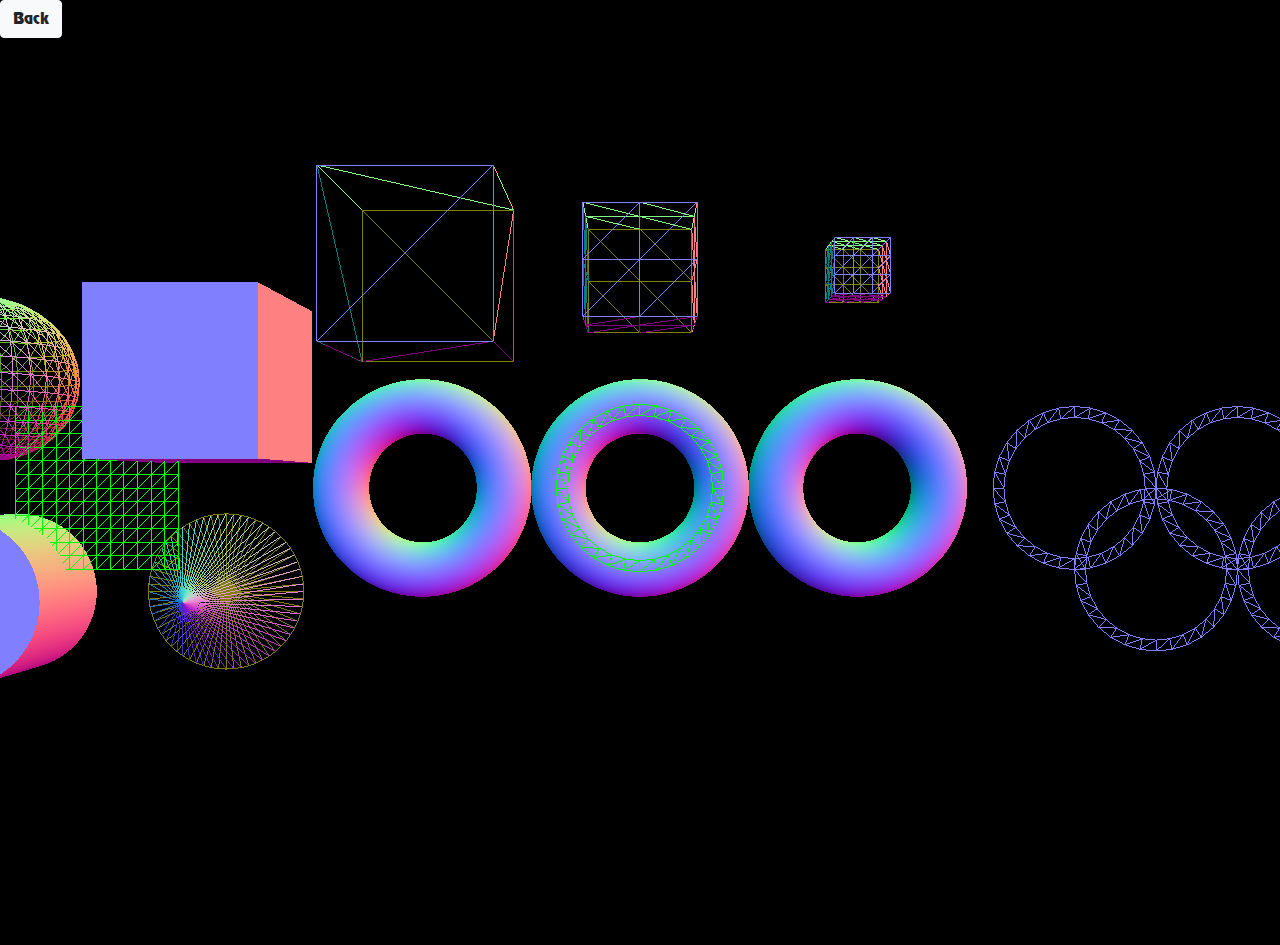
<file: lab1/lab1.html>
<!DOCTYPE html>
<html>
<head>

    <meta charset="utf8">

    <!-- Bootstrap CSS -->
    <link rel="stylesheet" href="https://cdn.jsdelivr.net/npm/bootstrap@4.4.1/dist/css/bootstrap.min.css" integrity="sha384-Vkoo8x4CGsO3+Hhxv8T/Q5PaXtkKtu6ug5TOeNV6gBiFeWPGFN9MuhOf23Q9Ifjh" crossorigin="anonymous">
    <link rel="stylesheet" href="../default.css" type="text/css">

    <title>Lab1</title>

    <script src="../js/three.min.js"></script>
    <script src="../lab1/lab1.js"></script>
    <script src="../js/OrbitControls.js"></script>
    
    <style>
        body {
            background-color: black;
        }
        
    </style>
</head>

<body>

    <a href="../index.html" class="btn btn-light btnChange">Back</a>

    <canvas id="canvas"></canvas>
</body>

</html>
</file>
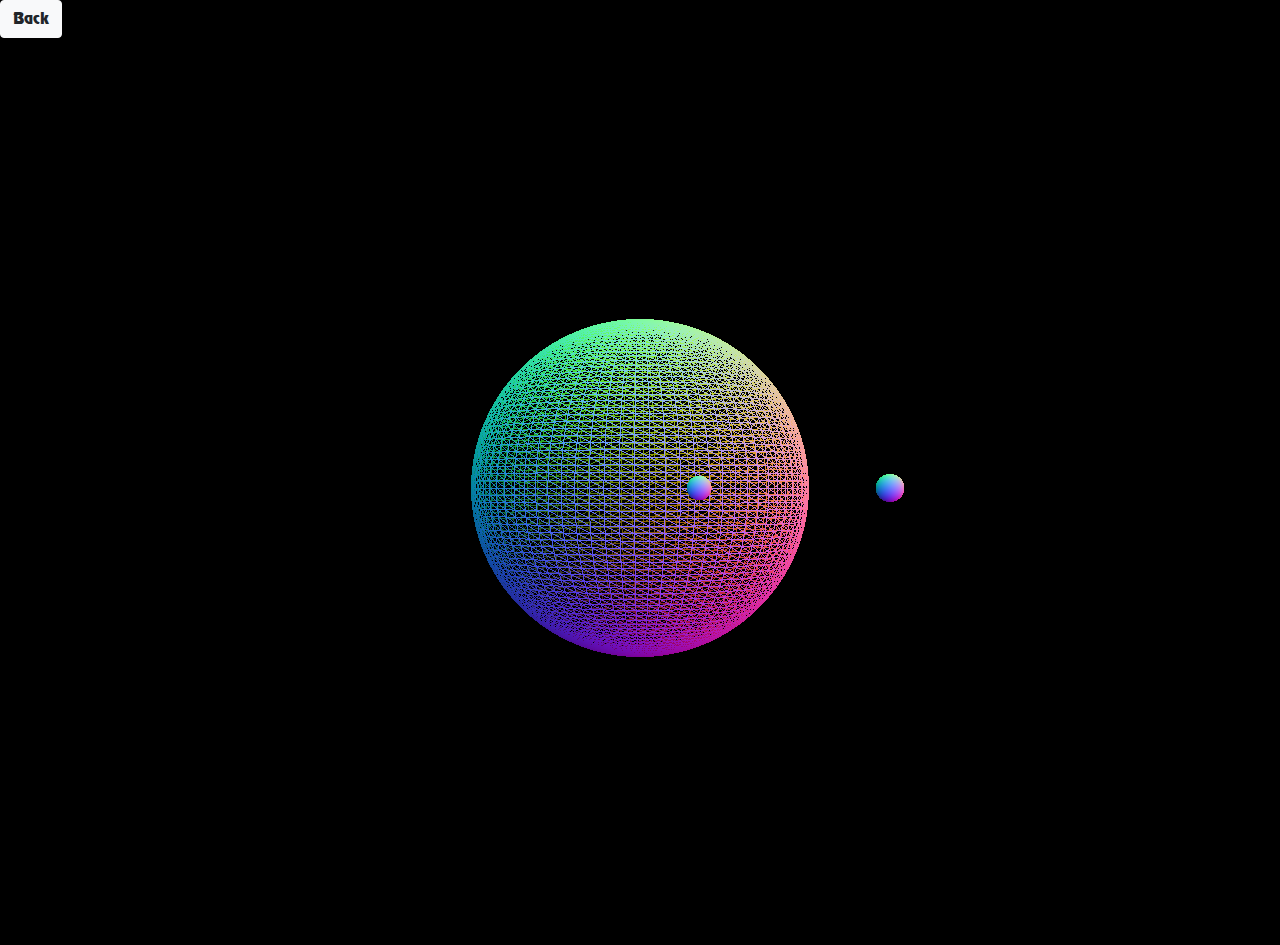
<file: lab2/lab2.html>
<!DOCTYPE html>
<html>
<head>

    <meta charset="utf8">

    <!-- Bootstrap CSS -->
    <link rel="stylesheet" href="https://cdn.jsdelivr.net/npm/bootstrap@4.4.1/dist/css/bootstrap.min.css" integrity="sha384-Vkoo8x4CGsO3+Hhxv8T/Q5PaXtkKtu6ug5TOeNV6gBiFeWPGFN9MuhOf23Q9Ifjh" crossorigin="anonymous">
    <link rel="stylesheet" href="../default.css" type="text/css">

    <title>Lab2</title>

    <script src="../js/three.min.js"></script>
    <script src="../lab2/lab2.js"></script>
    <script src="../js/OrbitControls.js"></script>
    
    <style>
        body {
            background-color: black;
        }
    </style>
</head>

<body>

    <a href="../index.html" class="btn btn-light btnChange">Back</a>

    <canvas id="canvas"></canvas>
</body>

</html>
</file>
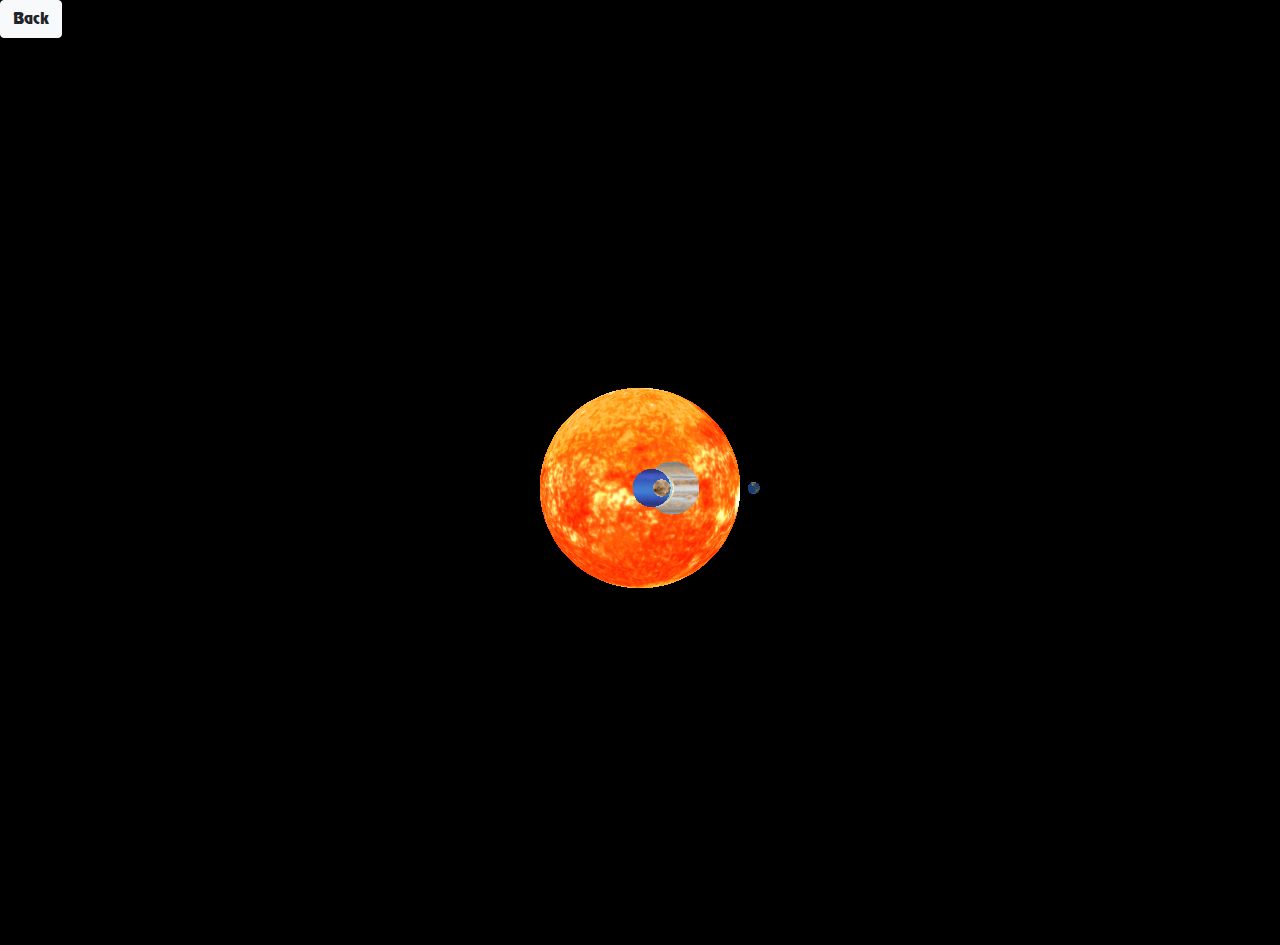
<file: lab4/lab4.html>
<!DOCTYPE html>
<html>
<head>

    <meta charset="utf8">

    <!-- Bootstrap CSS -->
    <link rel="stylesheet" href="https://cdn.jsdelivr.net/npm/bootstrap@4.4.1/dist/css/bootstrap.min.css" integrity="sha384-Vkoo8x4CGsO3+Hhxv8T/Q5PaXtkKtu6ug5TOeNV6gBiFeWPGFN9MuhOf23Q9Ifjh" crossorigin="anonymous">
    <link rel="stylesheet" href="../default.css" type="text/css">
    
    <title>Lab4</title>

    <script src="../js/three.min.js"></script>
    <script src="../lab4/lab4.js"></script>
    <script src="../js/OrbitControls.js"></script>
    
    <style>
        body {
            background-color: black;
        }
    </style>
</head>

<body>

    <a href="../index.html" class="btn btn-light btnChange">Back</a>

    <canvas id="canvas"></canvas>
</body>

</html>
</file>
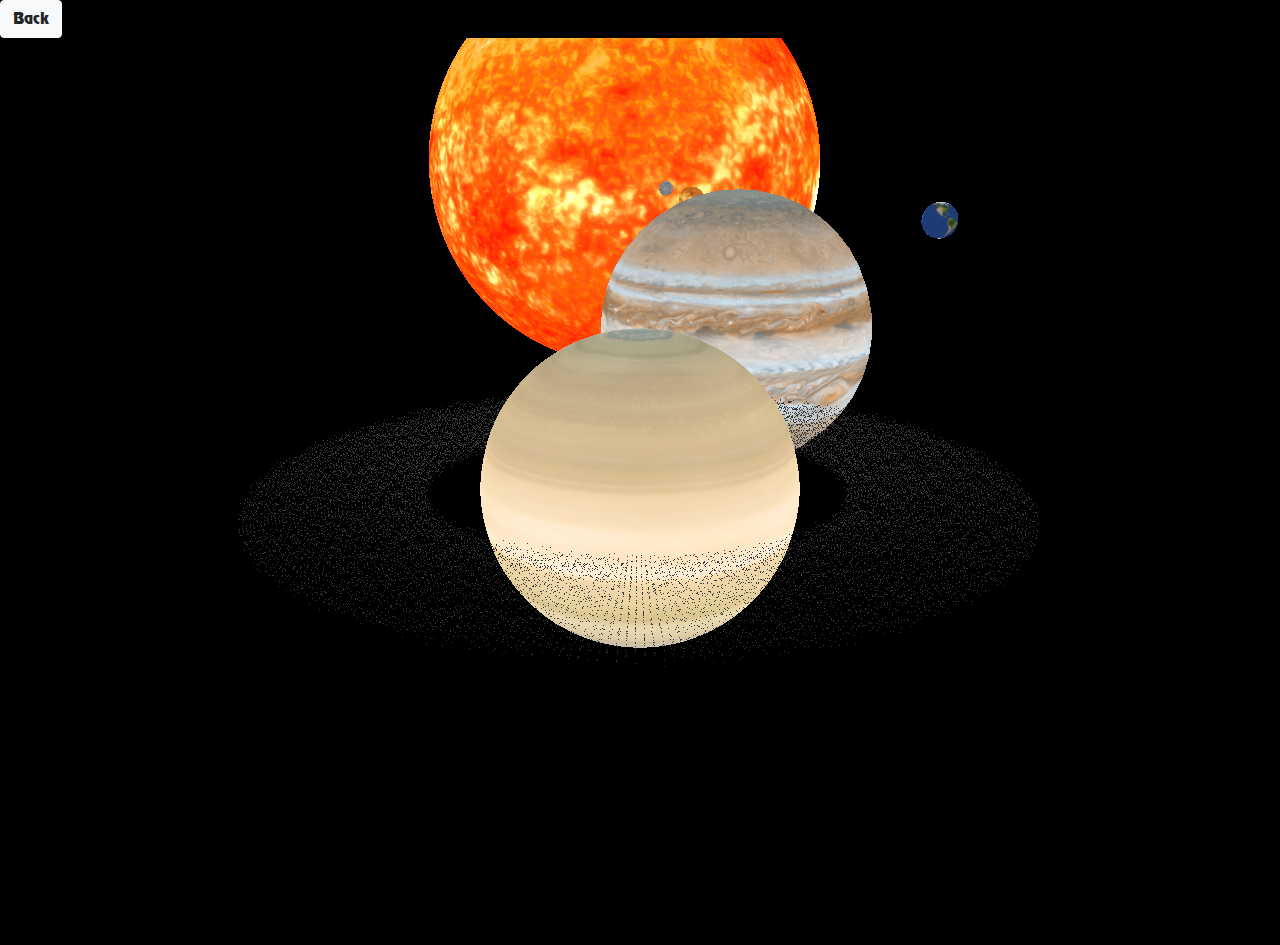
<file: lab5/lab5.html>
<!DOCTYPE html>
<html>
<head>

    <meta charset="utf8">

    <!-- Bootstrap CSS -->
    <link rel="stylesheet" href="https://cdn.jsdelivr.net/npm/bootstrap@4.4.1/dist/css/bootstrap.min.css" integrity="sha384-Vkoo8x4CGsO3+Hhxv8T/Q5PaXtkKtu6ug5TOeNV6gBiFeWPGFN9MuhOf23Q9Ifjh" crossorigin="anonymous">
    <link rel="stylesheet" href="../default.css" type="text/css">

    <title>Lab5</title>

    <script src="../js/three.min.js"></script>
    <script src="../lab5/lab5.js"></script>
    <script src="../js/OrbitControls.js"></script>
    
    <style>
        body {
            background-color: black;
        }
    </style>
</head>

<body>

    <a href="../index.html" class="btn btn-light btnChange">Back</a>

    <canvas id="canvas"></canvas>
</body>

</html>
</file>
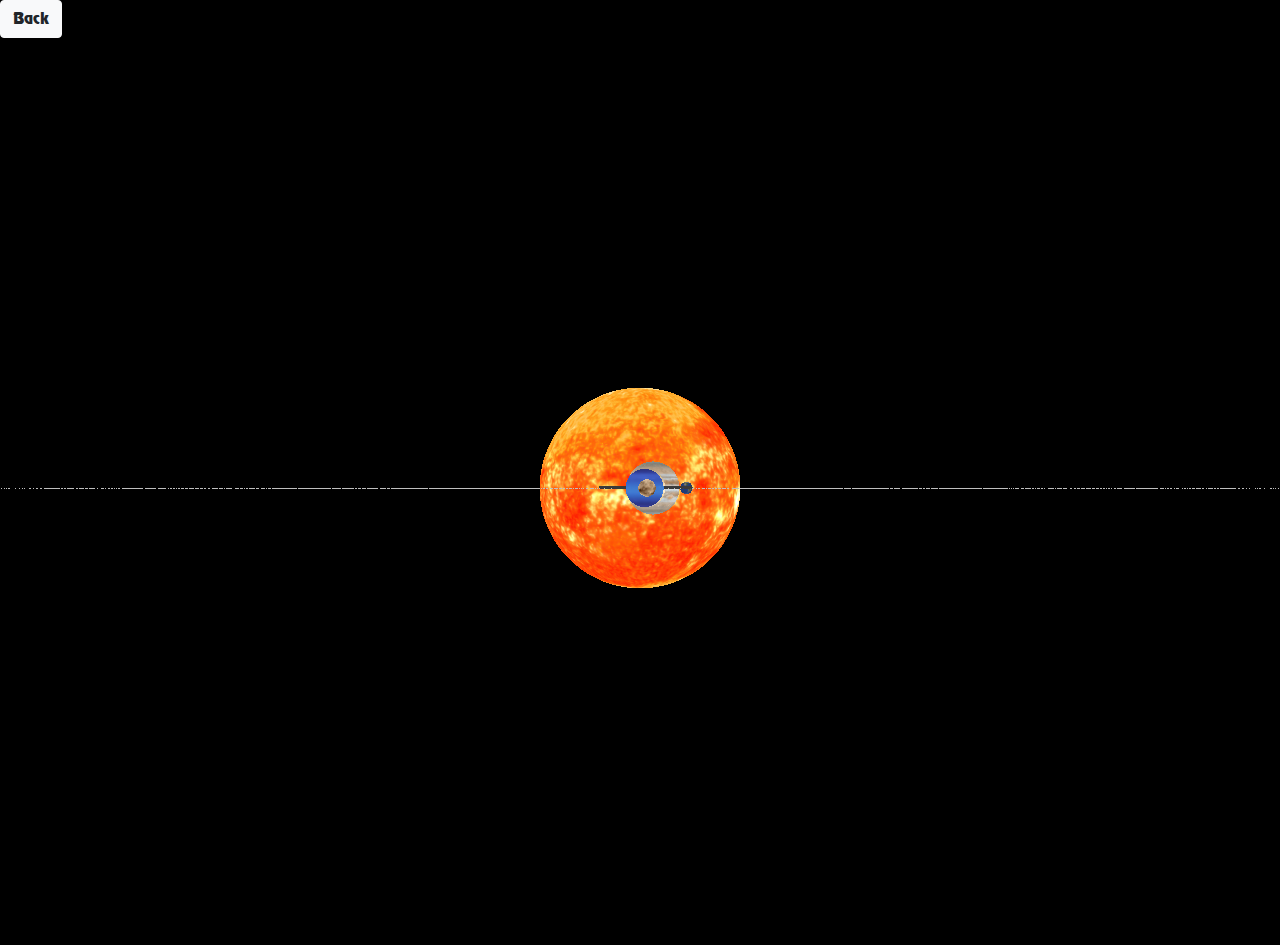
<file: lab6/lab6.html>
<!DOCTYPE html>
<html>
<head>

    <meta charset="utf8">

    <!-- Bootstrap CSS -->
    <link rel="stylesheet" href="https://cdn.jsdelivr.net/npm/bootstrap@4.4.1/dist/css/bootstrap.min.css" integrity="sha384-Vkoo8x4CGsO3+Hhxv8T/Q5PaXtkKtu6ug5TOeNV6gBiFeWPGFN9MuhOf23Q9Ifjh" crossorigin="anonymous">
    <link rel="stylesheet" href="../default.css" type="text/css">

    <title>Lab6</title>

    <script src="../js/three.min.js"></script>
    <script src="../lab6/lab6.js"></script>
    <script src="../js/OrbitControls.js"></script>
    
    <style>
        body {
            background-color: black;
        }
    </style>
</head>

<body>

    <a href="../index.html" class="btn btn-light btnChange">Back</a>

    <canvas id="canvas"></canvas>
</body>

</html>
</file>
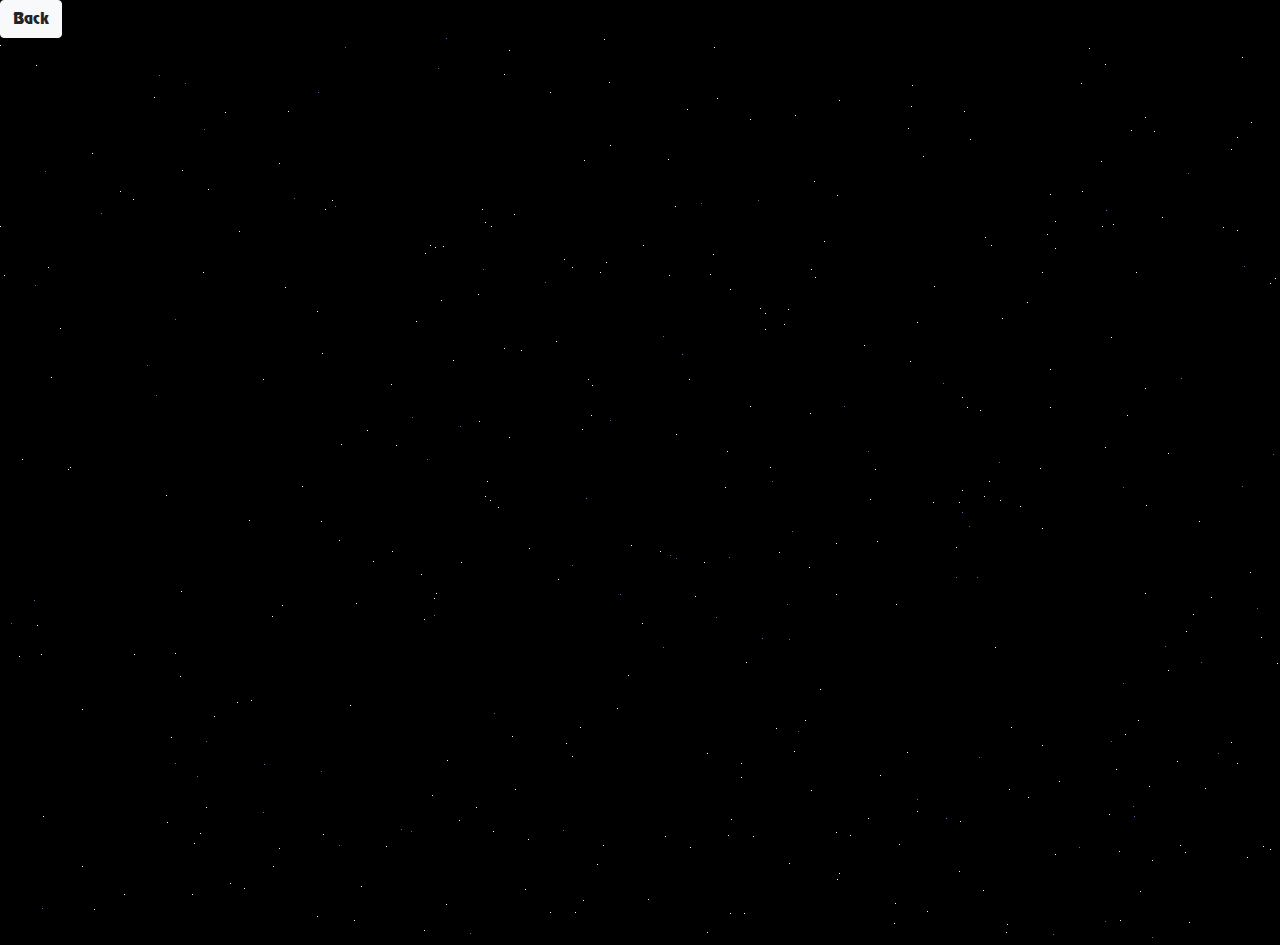
<file: lab7/lab7.html>
<!DOCTYPE html>
<html>
<head>

    <meta charset="utf8">

    <!-- Bootstrap CSS -->
    <link rel="stylesheet" href="https://cdn.jsdelivr.net/npm/bootstrap@4.4.1/dist/css/bootstrap.min.css" integrity="sha384-Vkoo8x4CGsO3+Hhxv8T/Q5PaXtkKtu6ug5TOeNV6gBiFeWPGFN9MuhOf23Q9Ifjh" crossorigin="anonymous">
    <link rel="stylesheet" href="../default.css" type="text/css">
    <title>Lab7</title>

    <script src="../js/three.min.js"></script>
    <script src="../lab7/lab7.js"></script>
    <script src="../js/OrbitControls.js"></script>
    
    <style>
        body {
            background-color: black;
        }
    </style>
</head>

<body>

    <a href="../index.html" class="btn btn-light btnChange">Back</a>

    <canvas id="canvas"></canvas>
</body>

</html>
</file>
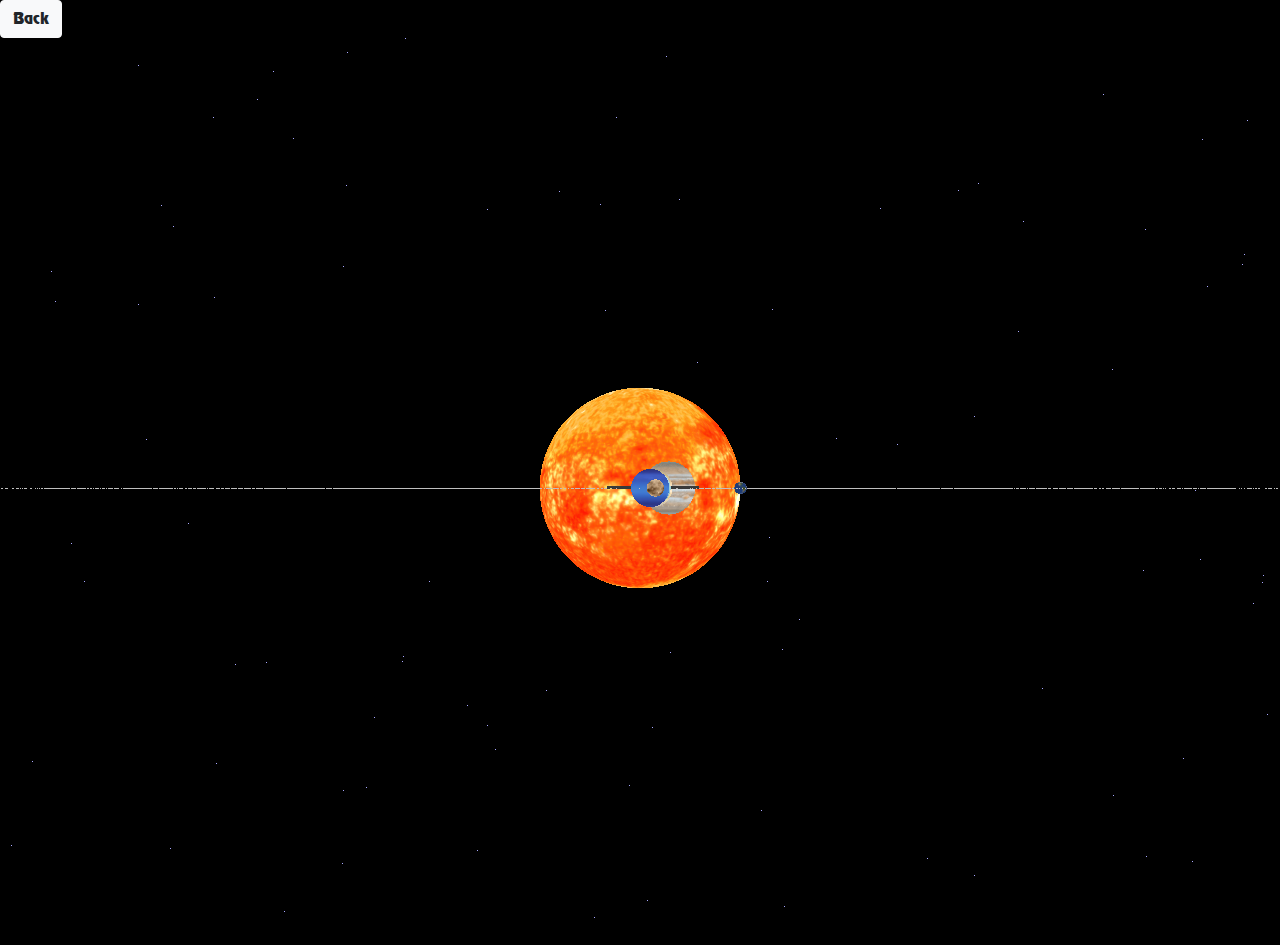
<file: lab8/lab8.html>
<!DOCTYPE html>
<html>
<head>

    <meta charset="utf8">

    <!-- Bootstrap CSS -->
    <link rel="stylesheet" href="https://cdn.jsdelivr.net/npm/bootstrap@4.4.1/dist/css/bootstrap.min.css" integrity="sha384-Vkoo8x4CGsO3+Hhxv8T/Q5PaXtkKtu6ug5TOeNV6gBiFeWPGFN9MuhOf23Q9Ifjh" crossorigin="anonymous">
    <link rel="stylesheet" href="../default.css" type="text/css">

    <title>Lab8</title>

    <script src="../js/three.min.js"></script>
    <script src="../lab8/lab8.js"></script>
    <script src="../js/OrbitControls.js"></script>
    
    <style>
        body {
            background-color: black;
        }
    </style>
</head>

<body>

    <a href="../index.html" class="btn btn-light btnChange">Back</a>

    <canvas id="canvas"></canvas>
</body>

</html>
</file>
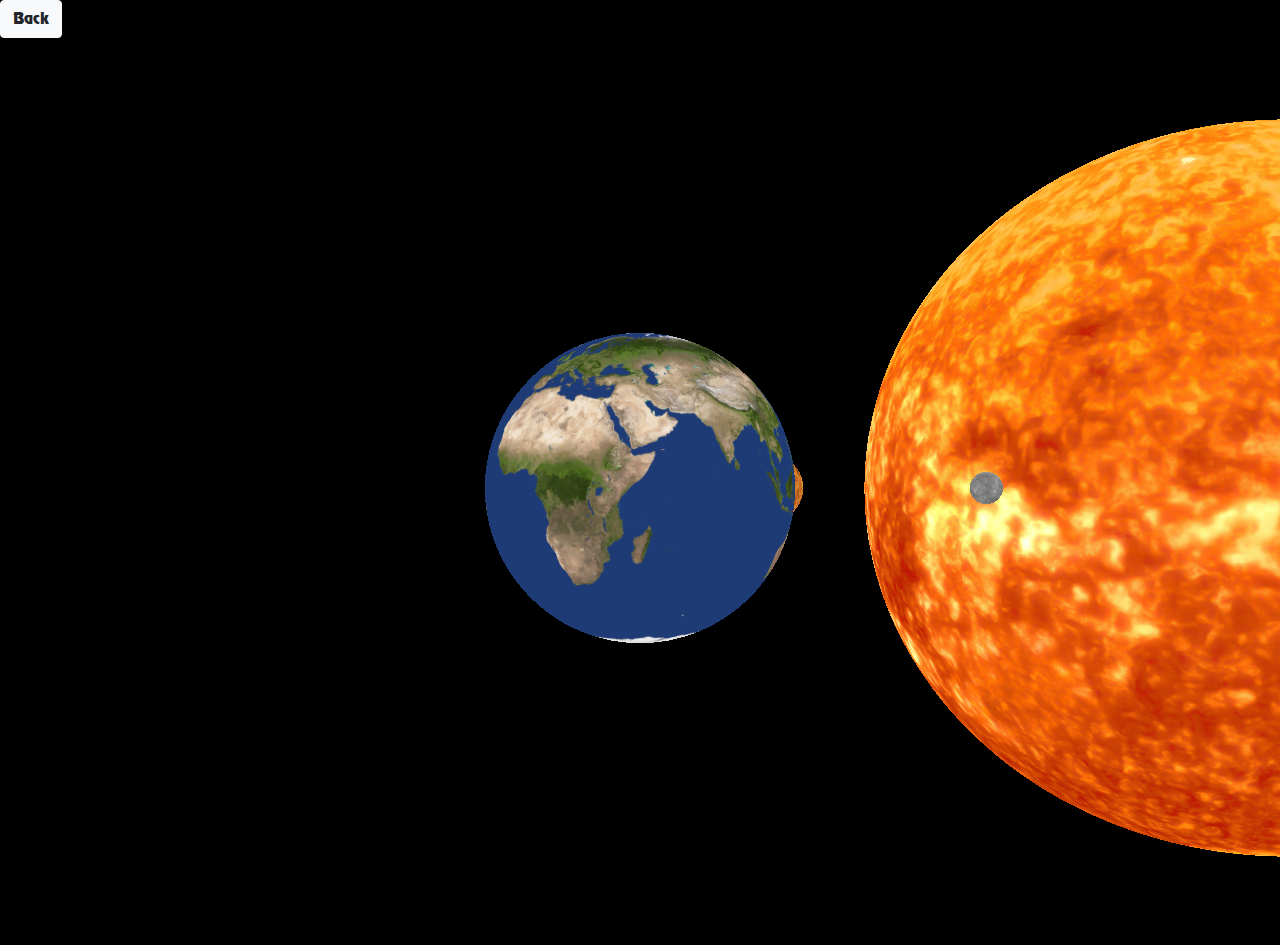
<file: labThree/labThree.html>
<!DOCTYPE html>
<html>
<head>

    <meta charset="utf8">

    <!-- Bootstrap CSS -->
    <link rel="stylesheet" href="https://cdn.jsdelivr.net/npm/bootstrap@4.4.1/dist/css/bootstrap.min.css" integrity="sha384-Vkoo8x4CGsO3+Hhxv8T/Q5PaXtkKtu6ug5TOeNV6gBiFeWPGFN9MuhOf23Q9Ifjh" crossorigin="anonymous">
    <link rel="stylesheet" href="../default.css" type="text/css">

    <title>Lab3</title>

    <script src="../js/three.min.js"></script>
    <script src="../labThree/labThree.js"></script>
    <script src="../js/OrbitControls.js"></script>
    
    <style>
        body {
            background-color: black;
        }
    </style>
</head>

<body>

    <a href="../index.html" class="btn btn-light btnChange">Back</a>

    <canvas id="canvas"></canvas>
</body>

</html>
</file>
<file: default.css>
@font-face {
    font-family: 'CustomFont';
    src: url('./fonts/MK3.ttf');
    }

    .menuBackground {
        background-image: url(./img/UMK3background.png);
        background-size: cover;
    }

    .centerHeader {
        color: white;
        text-align: center;
        text-shadow: 3px 3px 4px black;
        font-family: 'CustomFont';
        font-size: 64px;
        transform: translate(0, 270%);
    }

    .center {
        height: 200px;
        transform: translate(0, 170%);
        display: flex;
        justify-content: center;
    }

    .buttonStyles {
        font-family: 'CustomFont';
    }

    .imageScale {
        transform: scale(1.3, 1.3) translate(0, -10%);
    }

    tab {
        display: inline-block;
        margin-left: 10px;
    }

    .btnChange {
        font-family: 'CustomFont';
        box-shadow: 3px 3px 4px black;
    }
</file>
